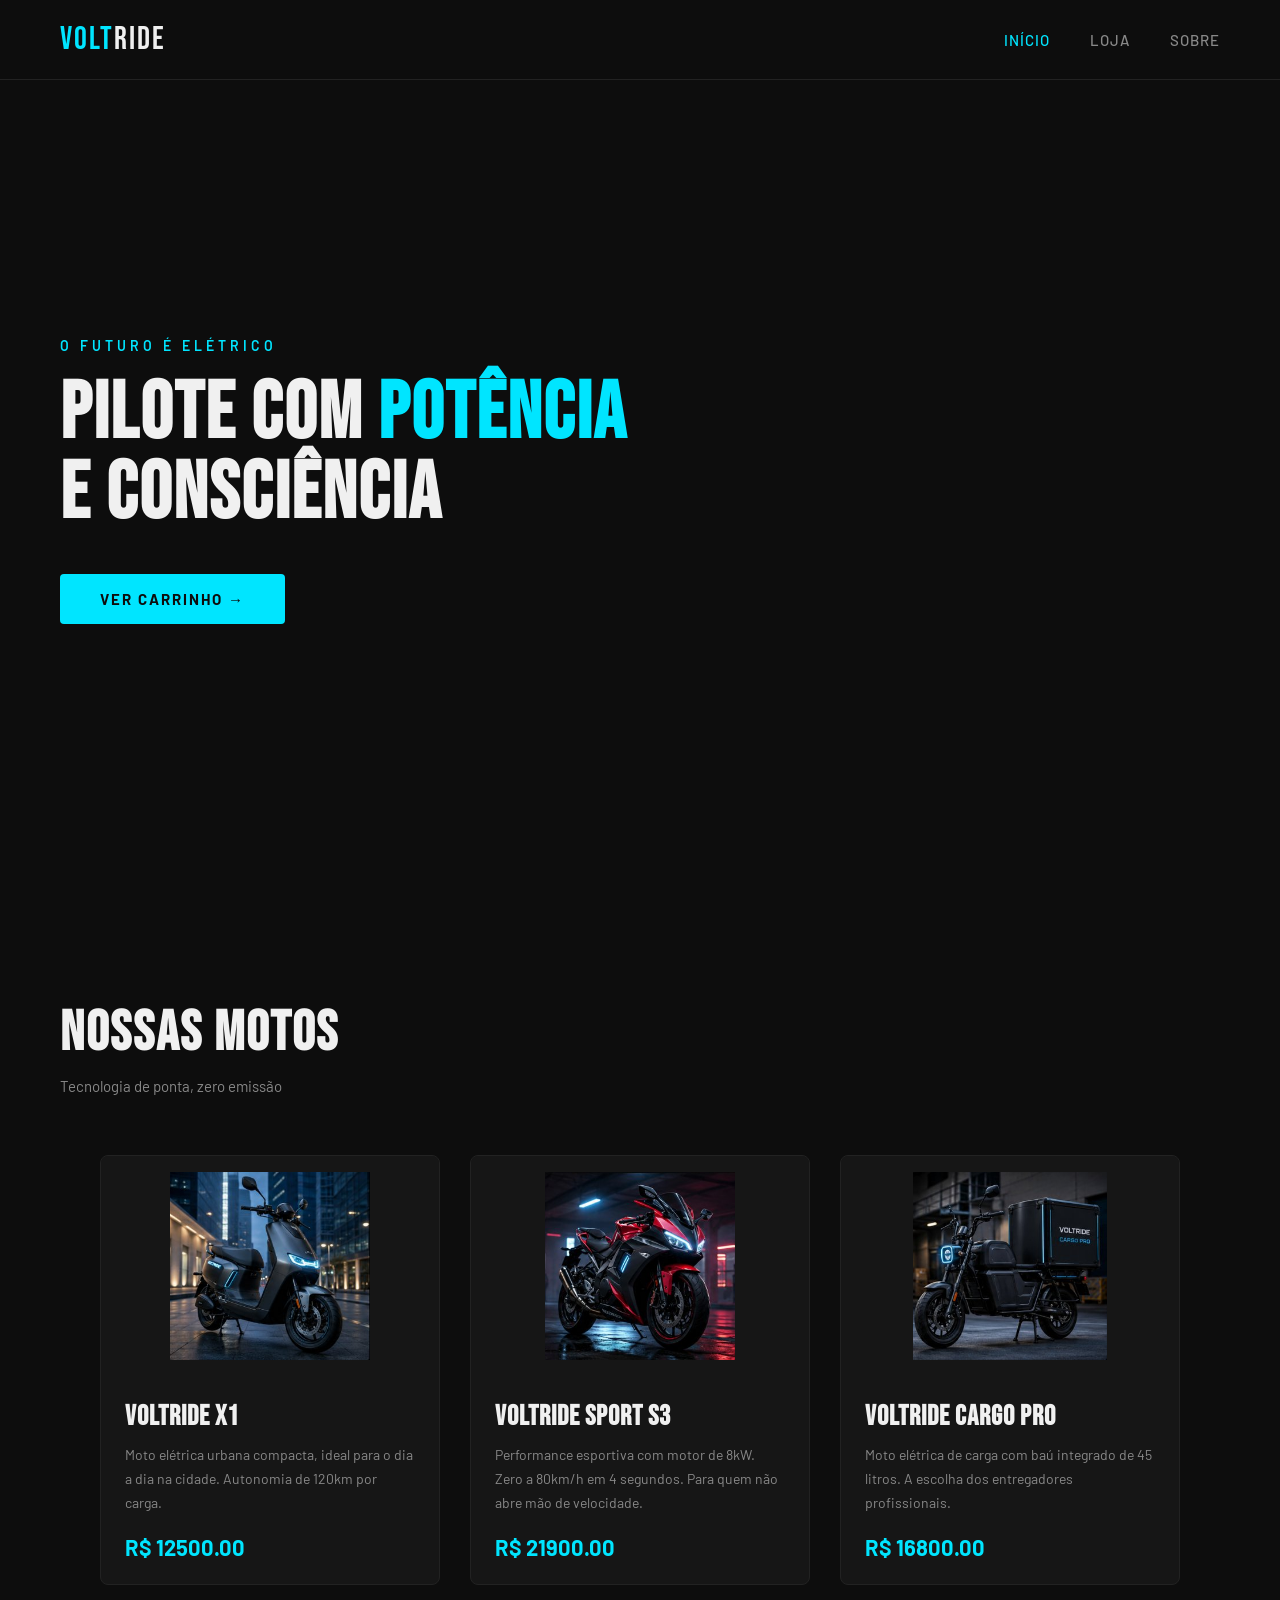
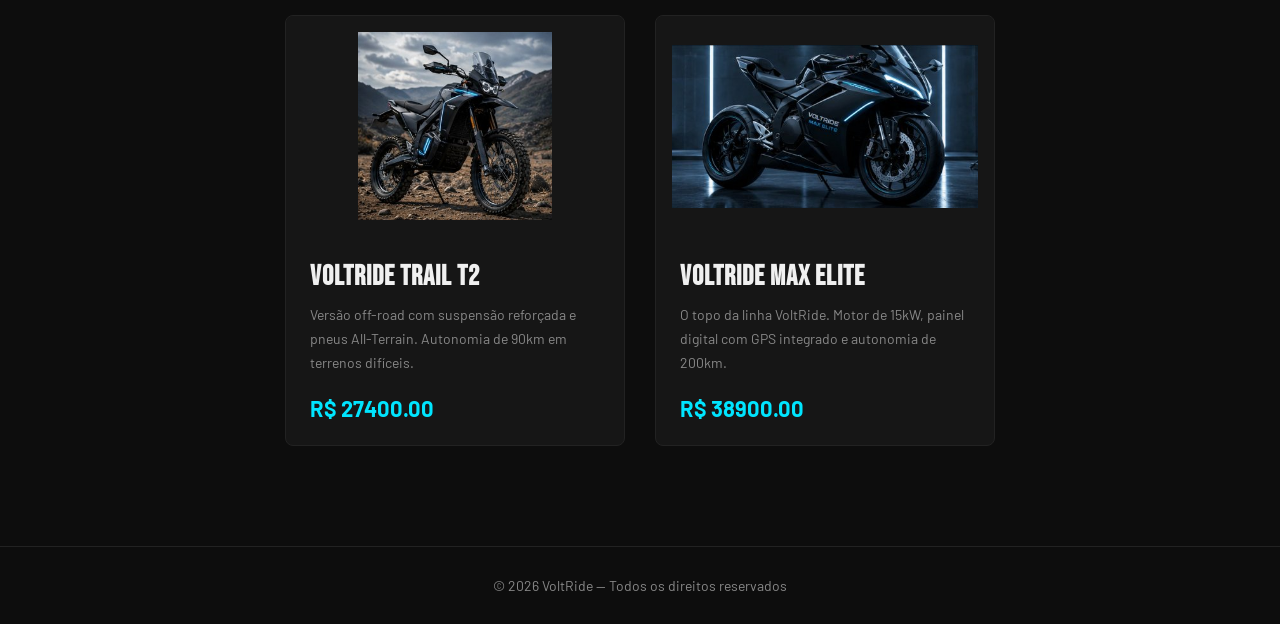
<file: index.html>
<!DOCTYPE html>
<html lang="pt-br">
<head>
    <meta charset="UTF-8">
    <meta name="viewport" content="width=device-width, initial-scale=1.0">
    <link rel="stylesheet" href="./src/css/estilo.css">
    <link rel="preconnect" href="https://fonts.googleapis.com">
    <link href="https://fonts.googleapis.com/css2?family=Bebas+Neue&family=Barlow:wght@400;500;600;700&display=swap" rel="stylesheet">
    <title>VoltRide | Motos Elétricas</title>
</head>
<body>

    <header>
        <div class="logo">
            <span class="logo-volt">VOLT</span><span class="logo-ride">RIDE</span>
        </div>
        <nav>
            <ul>
                <li><a href="./index.html" class="ativo">Início</a></li>
                <li><a href="./pages/loja.html">Loja</a></li>
                <li><a href="./pages/sobre.html">Sobre</a></li>
            </ul>
        </nav>
    </header>

    <section id="banner">
        <div class="banner-texto">
            <p class="banner-sub">O futuro é elétrico</p>
            <h1>Pilote com <span>potência</span> e consciência</h1>
            <a href="./pages/loja.html" class="btn-principal">Ver carrinho →</a>
        </div>
        <div class="banner-detalhe"></div>
    </section>

    <section id="produtos">
        <h2>Nossas Motos</h2>
        <p class="section-sub">Tecnologia de ponta, zero emissão</p>
        <div id="lista-produtos"></div>
    </section>

    <footer>
        <p>© 2026 VoltRide — Todos os direitos reservados</p>
    </footer>

    <script src="./src/js/script.js"></script>

</body>
</html>
</file>
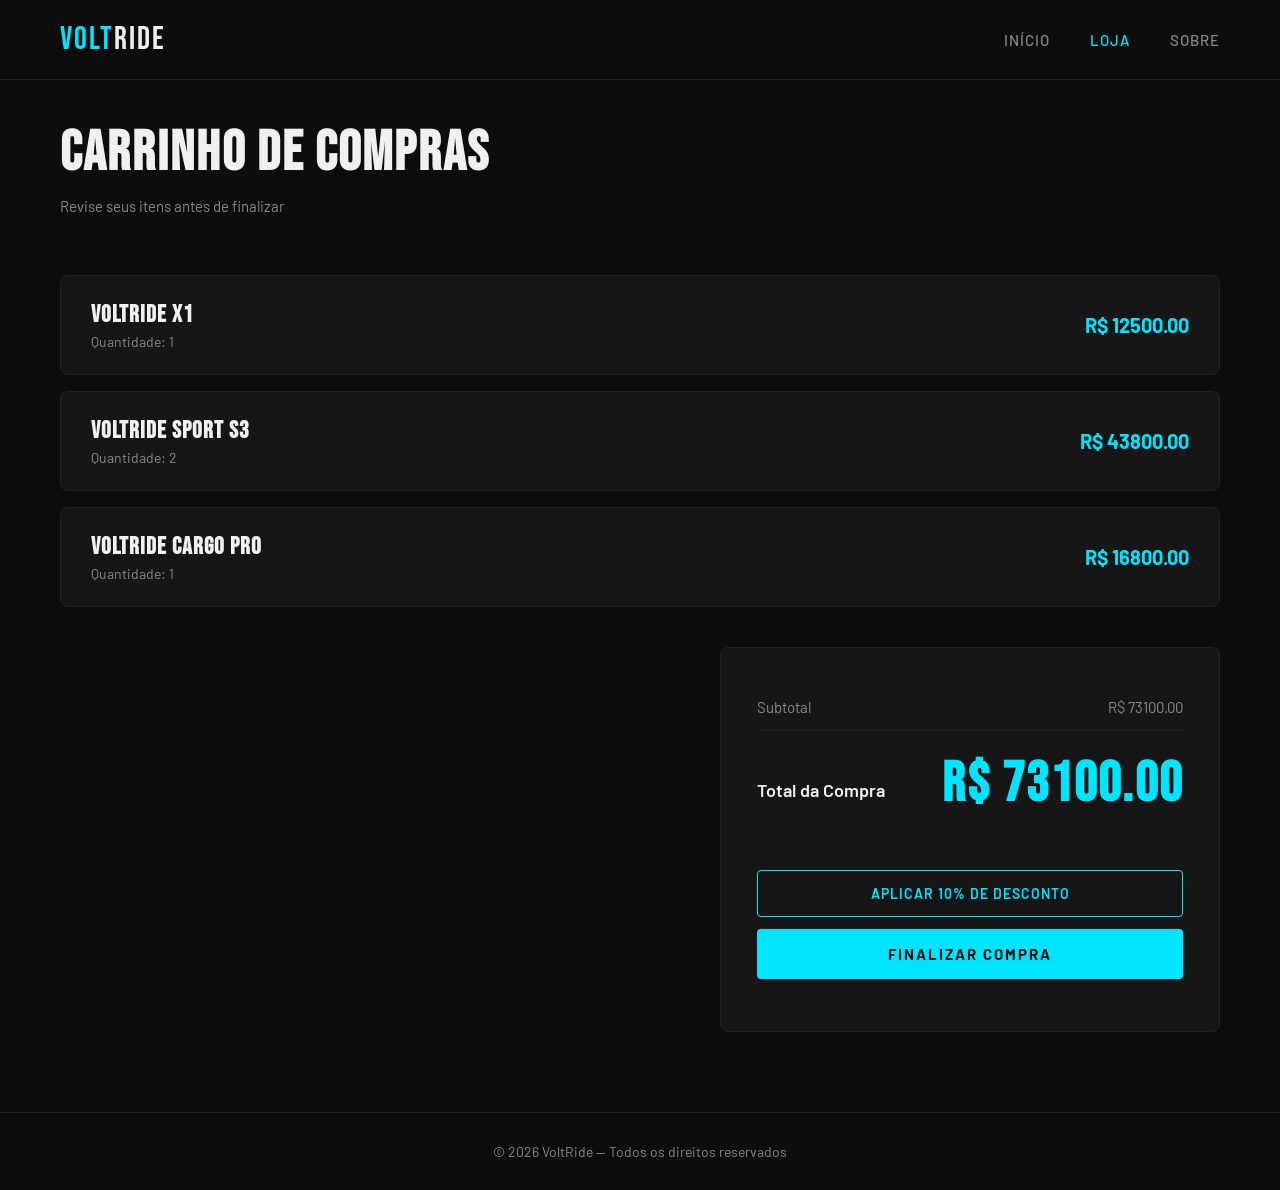
<file: pages/loja.html>
<!DOCTYPE html>
<html lang="pt-br">
<head>
    <meta charset="UTF-8">
    <meta name="viewport" content="width=device-width, initial-scale=1.0">
    <link rel="stylesheet" href="../src/css/estilo.css">
    <link rel="preconnect" href="https://fonts.googleapis.com">
    <link href="https://fonts.googleapis.com/css2?family=Bebas+Neue&family=Barlow:wght@400;500;600;700&display=swap" rel="stylesheet">
    <title>VoltRide | Carrinho</title>
</head>
<body>

    <header>
        <div class="logo">
            <span class="logo-volt">VOLT</span><span class="logo-ride">RIDE</span>
        </div>
        <nav>
            <ul>
                <li><a href="../index.html">Início</a></li>
                <li><a href="./loja.html" class="ativo">Loja</a></li>
                <li><a href="./sobre.html">Sobre</a></li>
            </ul>
        </nav>
    </header>

    <main id="loja-main">

        <section id="carrinho-section">
            <h2>Carrinho de Compras</h2>
            <p class="section-sub">Revise seus itens antes de finalizar</p>

            <div id="lista-carrinho"></div>

            <div id="resumo">
                <div class="resumo-linha">
                    <span>Subtotal</span>
                    <span id="subtotal">R$ 0,00</span>
                </div>
                <div class="resumo-linha destaque">
                    <span>Total da Compra</span>
                    <h2 id="total-compra">R$ 0,00</h2>
                </div>
                <div class="resumo-acoes">
                    <button id="btn-desconto" onclick="aplicarDesconto()">Aplicar 10% de desconto</button>
                    <button id="btn-finalizar" onclick="finalizarCompra()">Finalizar compra</button>
                </div>
                <p id="msg-desconto"></p>
            </div>
        </section>

    </main>

    <footer>
        <p>© 2026 VoltRide — Todos os direitos reservados</p>
    </footer>

    <script src="../src/js/script.js"></script>

</body>
</html>
</file>
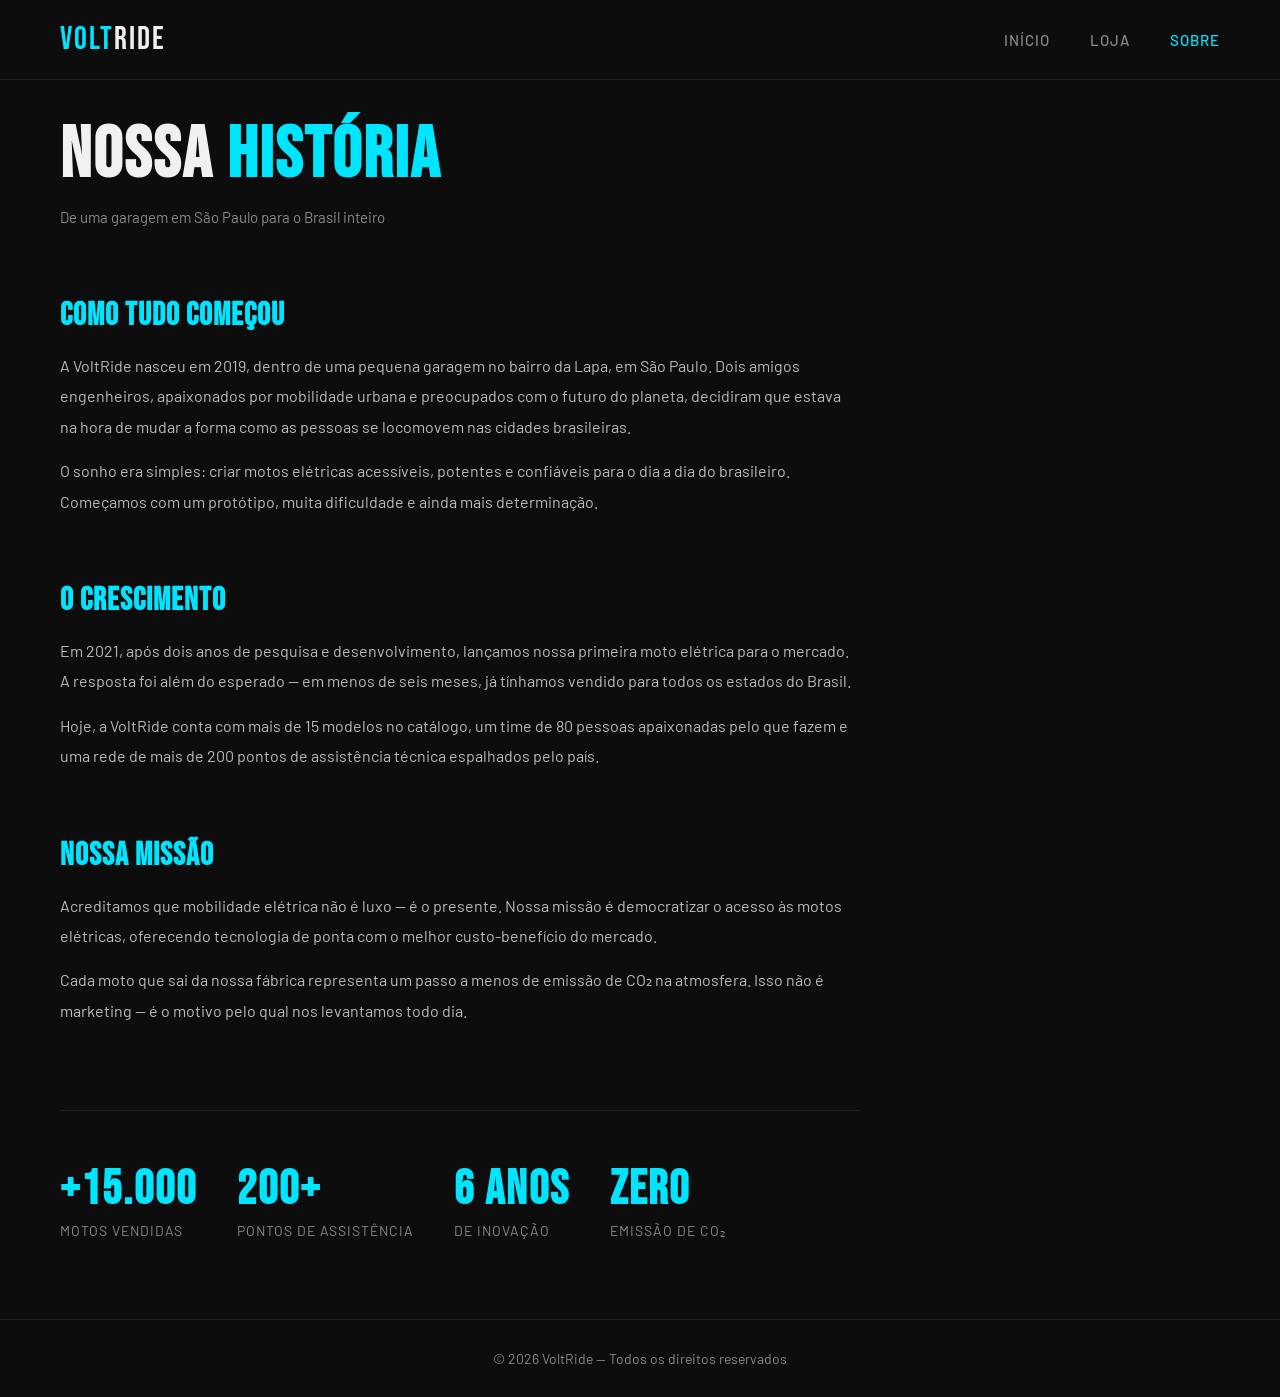
<file: pages/sobre.html>
<!DOCTYPE html>
<html lang="pt-br">
<head>
    <meta charset="UTF-8">
    <meta name="viewport" content="width=device-width, initial-scale=1.0">
    <link rel="stylesheet" href="../src/css/estilo.css">
    <link rel="preconnect" href="https://fonts.googleapis.com">
    <link href="https://fonts.googleapis.com/css2?family=Bebas+Neue&family=Barlow:wght@400;500;600;700&display=swap" rel="stylesheet">
    <title>VoltRide | Sobre</title>
</head>
<body>

    <header>
        <div class="logo">
            <span class="logo-volt">VOLT</span><span class="logo-ride">RIDE</span>
        </div>
        <nav>
            <ul>
                <li><a href="../index.html">Início</a></li>
                <li><a href="./loja.html">Loja</a></li>
                <li><a href="./sobre.html" class="ativo">Sobre</a></li>
            </ul>
        </nav>
    </header>

    <main id="sobre-main">

        <section id="sobre-hero">
            <h2>Nossa <span>História</span></h2>
            <p class="section-sub">De uma garagem em São Paulo para o Brasil inteiro</p>
        </section>

        <section id="sobre-conteudo">

            <div class="sobre-bloco">
                <h3>Como tudo começou</h3>
                <p>A VoltRide nasceu em 2019, dentro de uma pequena garagem no bairro da Lapa, em São Paulo. Dois amigos engenheiros, apaixonados por mobilidade urbana e preocupados com o futuro do planeta, decidiram que estava na hora de mudar a forma como as pessoas se locomovem nas cidades brasileiras.</p>
                <p>O sonho era simples: criar motos elétricas acessíveis, potentes e confiáveis para o dia a dia do brasileiro. Começamos com um protótipo, muita dificuldade e ainda mais determinação.</p>
            </div>

            <div class="sobre-bloco">
                <h3>O crescimento</h3>
                <p>Em 2021, após dois anos de pesquisa e desenvolvimento, lançamos nossa primeira moto elétrica para o mercado. A resposta foi além do esperado — em menos de seis meses, já tínhamos vendido para todos os estados do Brasil.</p>
                <p>Hoje, a VoltRide conta com mais de 15 modelos no catálogo, um time de 80 pessoas apaixonadas pelo que fazem e uma rede de mais de 200 pontos de assistência técnica espalhados pelo país.</p>
            </div>

            <div class="sobre-bloco">
                <h3>Nossa missão</h3>
                <p>Acreditamos que mobilidade elétrica não é luxo — é o presente. Nossa missão é democratizar o acesso às motos elétricas, oferecendo tecnologia de ponta com o melhor custo-benefício do mercado.</p>
                <p>Cada moto que sai da nossa fábrica representa um passo a menos de emissão de CO₂ na atmosfera. Isso não é marketing — é o motivo pelo qual nos levantamos todo dia.</p>
            </div>

            <div class="sobre-numeros">
                <div class="numero-item">
                    <h3>+15.000</h3>
                    <p>Motos vendidas</p>
                </div>
                <div class="numero-item">
                    <h3>200+</h3>
                    <p>Pontos de assistência</p>
                </div>
                <div class="numero-item">
                    <h3>6 anos</h3>
                    <p>De inovação</p>
                </div>
                <div class="numero-item">
                    <h3>Zero</h3>
                    <p>Emissão de CO₂</p>
                </div>
            </div>

        </section>

    </main>

    <footer>
        <p>© 2026 VoltRide — Todos os direitos reservados</p>
    </footer>

</body>
</html>
</file>
<file: src/css/estilo.css>
@import url('https://fonts.googleapis.com/css2?family=Bebas+Neue&family=Barlow:wght@400;500;600;700&display=swap');

:root {
    --preto: #0d0d0d;
    --preto-card: #161616;
    --preto-borda: #222;
    --ciano: #00e5ff;
    --ciano-escuro: #00b8cc;
    --branco: #f0f0f0;
    --cinza: #888;
    --fonte-titulo: 'Bebas Neue', sans-serif;
    --fonte-corpo: 'Barlow', sans-serif;
}

* {
    margin: 0;
    padding: 0;
    box-sizing: border-box;
}

html {
    scroll-behavior: smooth;
}

body {
    background-color: var(--preto);
    color: var(--branco);
    font-family: var(--fonte-corpo);
    font-size: 16px;
}

header {
    display: flex;
    justify-content: space-between;
    align-items: center;
    padding: 20px 60px;
    background-color: var(--preto);
    border-bottom: 1px solid var(--preto-borda);
    position: fixed;
    top: 0;
    width: 100%;
    z-index: 100;
}

.logo {
    font-family: var(--fonte-titulo);
    font-size: 32px;
    letter-spacing: 2px;
}

.logo-volt {
    color: var(--ciano);
}

.logo-ride {
    color: var(--branco);
}

nav ul {
    display: flex;
    list-style: none;
    gap: 40px;
}

nav ul li a {
    color: var(--cinza);
    text-decoration: none;
    font-size: 15px;
    font-weight: 500;
    text-transform: uppercase;
    letter-spacing: 1px;
    transition: color 0.3s ease;
}

nav ul li a:hover,
nav ul li a.ativo {
    color: var(--ciano);
}

#banner {
    display: flex;
    align-items: center;
    justify-content: space-between;
    min-height: 100vh;
    padding: 140px 60px 80px;
    background-color: var(--preto);
    overflow: hidden;
    position: relative;
}

.banner-texto {
    max-width: 600px;
}

.banner-sub {
    color: var(--ciano);
    font-size: 14px;
    text-transform: uppercase;
    letter-spacing: 4px;
    margin-bottom: 20px;
    font-weight: 600;
}

.banner-texto h1 {
    font-family: var(--fonte-titulo);
    font-size: 80px;
    line-height: 1;
    letter-spacing: 2px;
    margin-bottom: 40px;
}

.banner-texto h1 span {
    color: var(--ciano);
}

.btn-principal {
    display: inline-block;
    background-color: var(--ciano);
    color: var(--preto);
    text-decoration: none;
    font-weight: 700;
    font-size: 15px;
    text-transform: uppercase;
    letter-spacing: 2px;
    padding: 16px 40px;
    border-radius: 4px;
    transition: all 0.3s ease;
}

.btn-principal:hover {
    background-color: var(--ciano-escuro);
    transform: translateY(-2px);
}


#produtos {
    padding: 100px 60px;
    background-color: var(--preto);
}

#produtos h2 {
    font-family: var(--fonte-titulo);
    font-size: 56px;
    letter-spacing: 2px;
    margin-bottom: 10px;
}

.section-sub {
    color: var(--cinza);
    font-size: 15px;
    margin-bottom: 60px;
}

#lista-produtos {
    display: flex;
    flex-wrap: wrap;
    gap: 30px;
    justify-content: center;
}

.card-produto {
    background-color: var(--preto-card);
    border: 1px solid var(--preto-borda);
    border-radius: 8px;
    width: 340px;
    overflow: hidden;
    transition: transform 0.3s ease, border-color 0.3s ease;
    cursor: pointer;
}

.card-produto:hover {
    transform: translateY(-8px);
    border-color: var(--ciano);
}

.card-produto img {
    width: 100%;
    height: 220px;
    object-fit: contain;
    padding: 16px;
    background-color: var(--preto-card);
    display: block;
}

.card-info {
    padding: 24px;
}

.card-info h3 {
    font-family: var(--fonte-titulo);
    font-size: 28px;
    letter-spacing: 1px;
    margin-bottom: 10px;
    color: var(--branco);
}

.card-info p {
    color: var(--cinza);
    font-size: 14px;
    line-height: 1.7;
    margin-bottom: 20px;
}

.card-info .preco {
    color: var(--ciano);
    font-size: 22px;
    font-weight: 700;
}

#loja-main {
    padding: 120px 60px 80px;
    min-height: 100vh;
}

#carrinho-section h2 {
    font-family: var(--fonte-titulo);
    font-size: 56px;
    letter-spacing: 2px;
    margin-bottom: 10px;
}

#lista-carrinho {
    margin-top: 40px;
    display: flex;
    flex-direction: column;
    gap: 16px;
    margin-bottom: 40px;
}

.item-carrinho {
    display: flex;
    justify-content: space-between;
    align-items: center;
    background-color: var(--preto-card);
    border: 1px solid var(--preto-borda);
    border-radius: 8px;
    padding: 24px 30px;
    transition: border-color 0.3s ease;
}

.item-carrinho:hover {
    border-color: var(--ciano);
}

.item-info h4 {
    font-family: var(--fonte-titulo);
    font-size: 24px;
    letter-spacing: 1px;
    margin-bottom: 4px;
}

.item-info p {
    color: var(--cinza);
    font-size: 14px;
}

.item-preco {
    color: var(--ciano);
    font-size: 20px;
    font-weight: 700;
}

#resumo {
    background-color: var(--preto-card);
    border: 1px solid var(--preto-borda);
    border-radius: 8px;
    padding: 36px;
    max-width: 500px;
    margin-left: auto;
}

.resumo-linha {
    display: flex;
    justify-content: space-between;
    align-items: center;
    padding: 14px 0;
    border-bottom: 1px solid var(--preto-borda);
    color: var(--cinza);
    font-size: 15px;
}

.resumo-linha.destaque {
    border-bottom: none;
    padding-top: 20px;
}

.resumo-linha.destaque span {
    color: var(--branco);
    font-size: 18px;
    font-weight: 600;
}

.resumo-linha.destaque h2 {
    font-family: var(--fonte-titulo);
    font-size: 40px;
    color: var(--ciano);
    letter-spacing: 1px;
}

.resumo-acoes {
    display: flex;
    flex-direction: column;
    gap: 12px;
    margin-top: 28px;
}

#btn-desconto {
    background-color: transparent;
    border: 1px solid var(--ciano);
    color: var(--ciano);
    padding: 14px;
    font-family: var(--fonte-corpo);
    font-size: 14px;
    font-weight: 600;
    text-transform: uppercase;
    letter-spacing: 1px;
    border-radius: 4px;
    cursor: pointer;
    transition: all 0.3s ease;
}

#btn-desconto:hover {
    background-color: var(--ciano);
    color: var(--preto);
}

#btn-finalizar {
    background-color: var(--ciano);
    border: none;
    color: var(--preto);
    padding: 16px;
    font-family: var(--fonte-corpo);
    font-size: 15px;
    font-weight: 700;
    text-transform: uppercase;
    letter-spacing: 2px;
    border-radius: 4px;
    cursor: pointer;
    transition: all 0.3s ease;
}

#btn-finalizar:hover {
    background-color: var(--ciano-escuro);
    transform: translateY(-2px);
}

#msg-desconto {
    margin-top: 16px;
    color: var(--ciano);
    font-size: 13px;
    font-weight: 600;
    text-align: center;
}

#sobre-main {
    padding: 120px 60px 80px;
    min-height: 100vh;
}

#sobre-hero {
    margin-bottom: 70px;
}

#sobre-hero h2 {
    font-family: var(--fonte-titulo);
    font-size: 72px;
    letter-spacing: 2px;
    line-height: 1;
    margin-bottom: 16px;
}

#sobre-hero h2 span {
    color: var(--ciano);
}

#sobre-conteudo {
    display: flex;
    flex-direction: column;
    gap: 50px;
    max-width: 800px;
}

.sobre-bloco h3 {
    font-family: var(--fonte-titulo);
    font-size: 32px;
    letter-spacing: 1px;
    color: var(--ciano);
    margin-bottom: 16px;
}

.sobre-bloco p {
    color: #bbb;
    font-size: 16px;
    line-height: 1.9;
    margin-bottom: 14px;
}

.sobre-numeros {
    display: flex;
    gap: 40px;
    flex-wrap: wrap;
    margin-top: 20px;
    padding-top: 50px;
    border-top: 1px solid var(--preto-borda);
}

.numero-item h3 {
    font-family: var(--fonte-titulo);
    font-size: 48px;
    color: var(--ciano);
    letter-spacing: 2px;
}

.numero-item p {
    color: var(--cinza);
    font-size: 14px;
    text-transform: uppercase;
    letter-spacing: 1px;
    margin-top: 4px;
}

footer {
    text-align: center;
    padding: 30px;
    border-top: 1px solid var(--preto-borda);
    color: var(--cinza);
    font-size: 14px;
}
</file>
